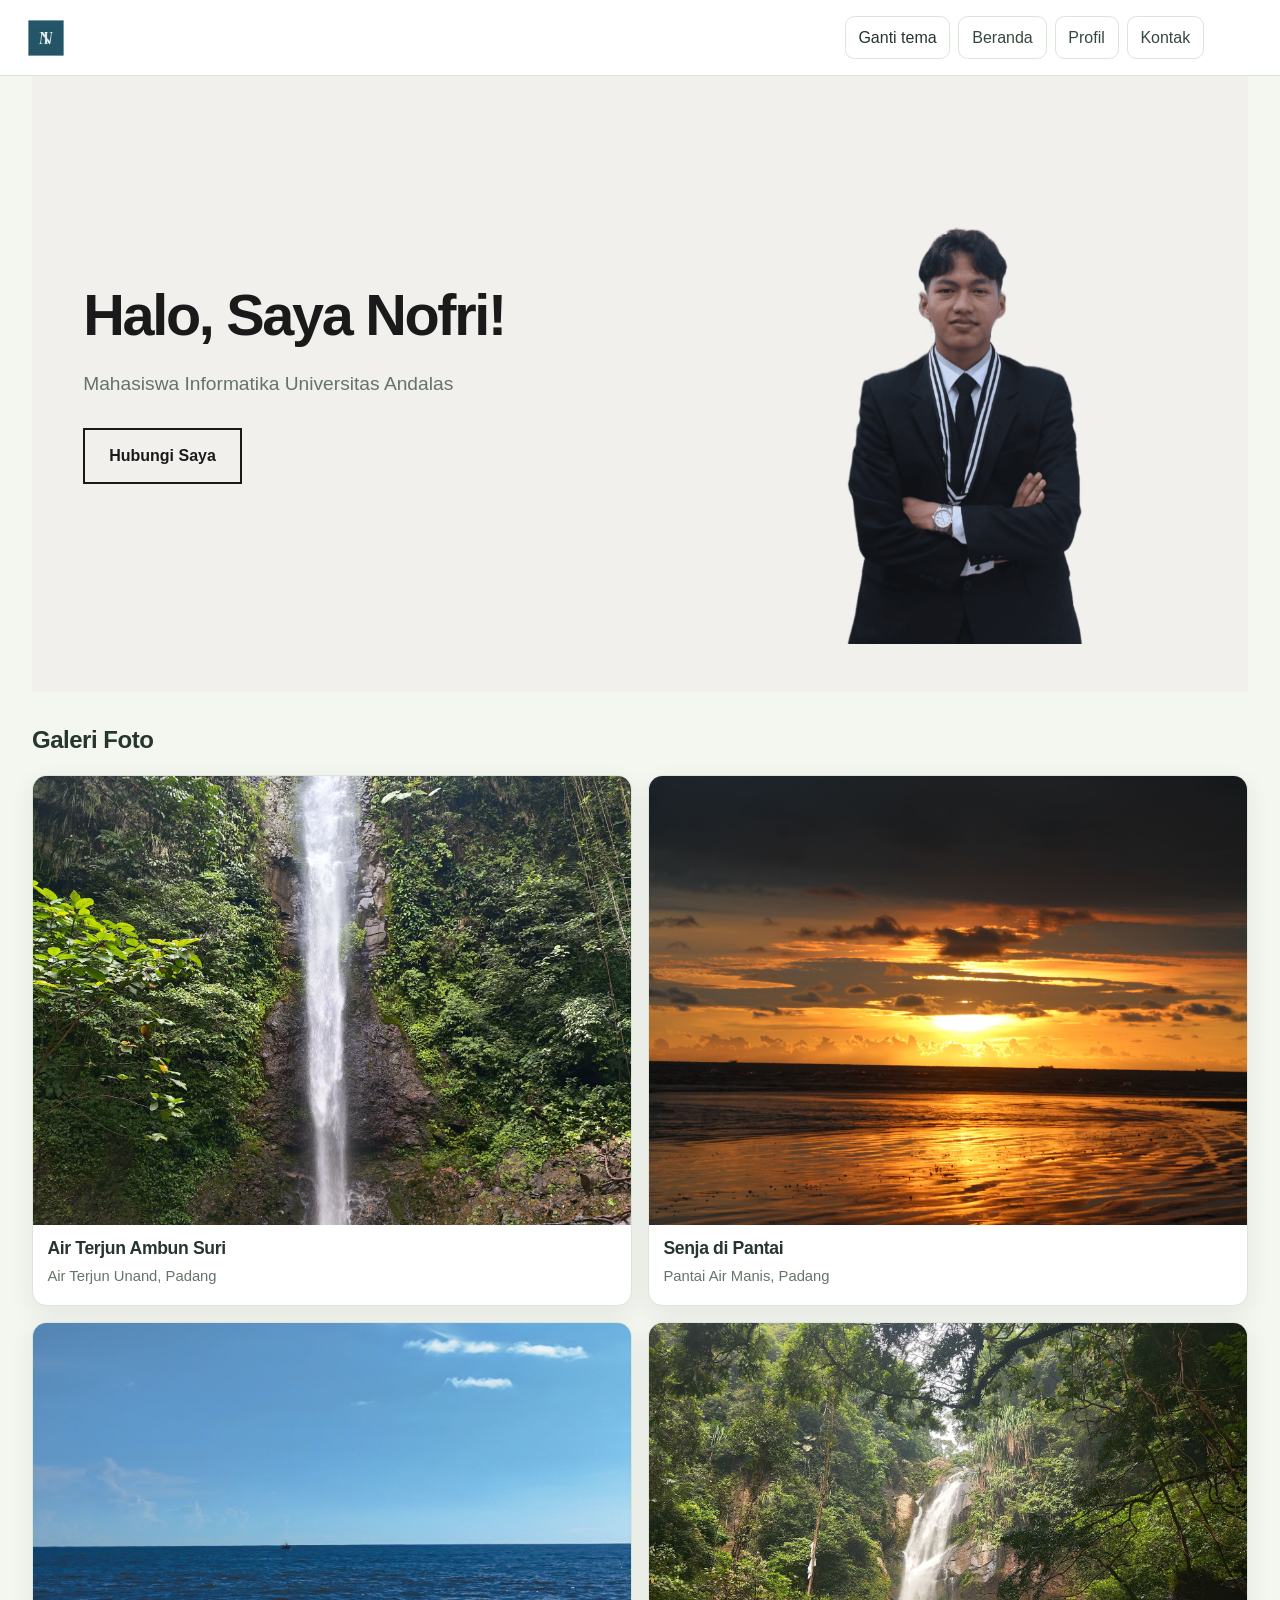
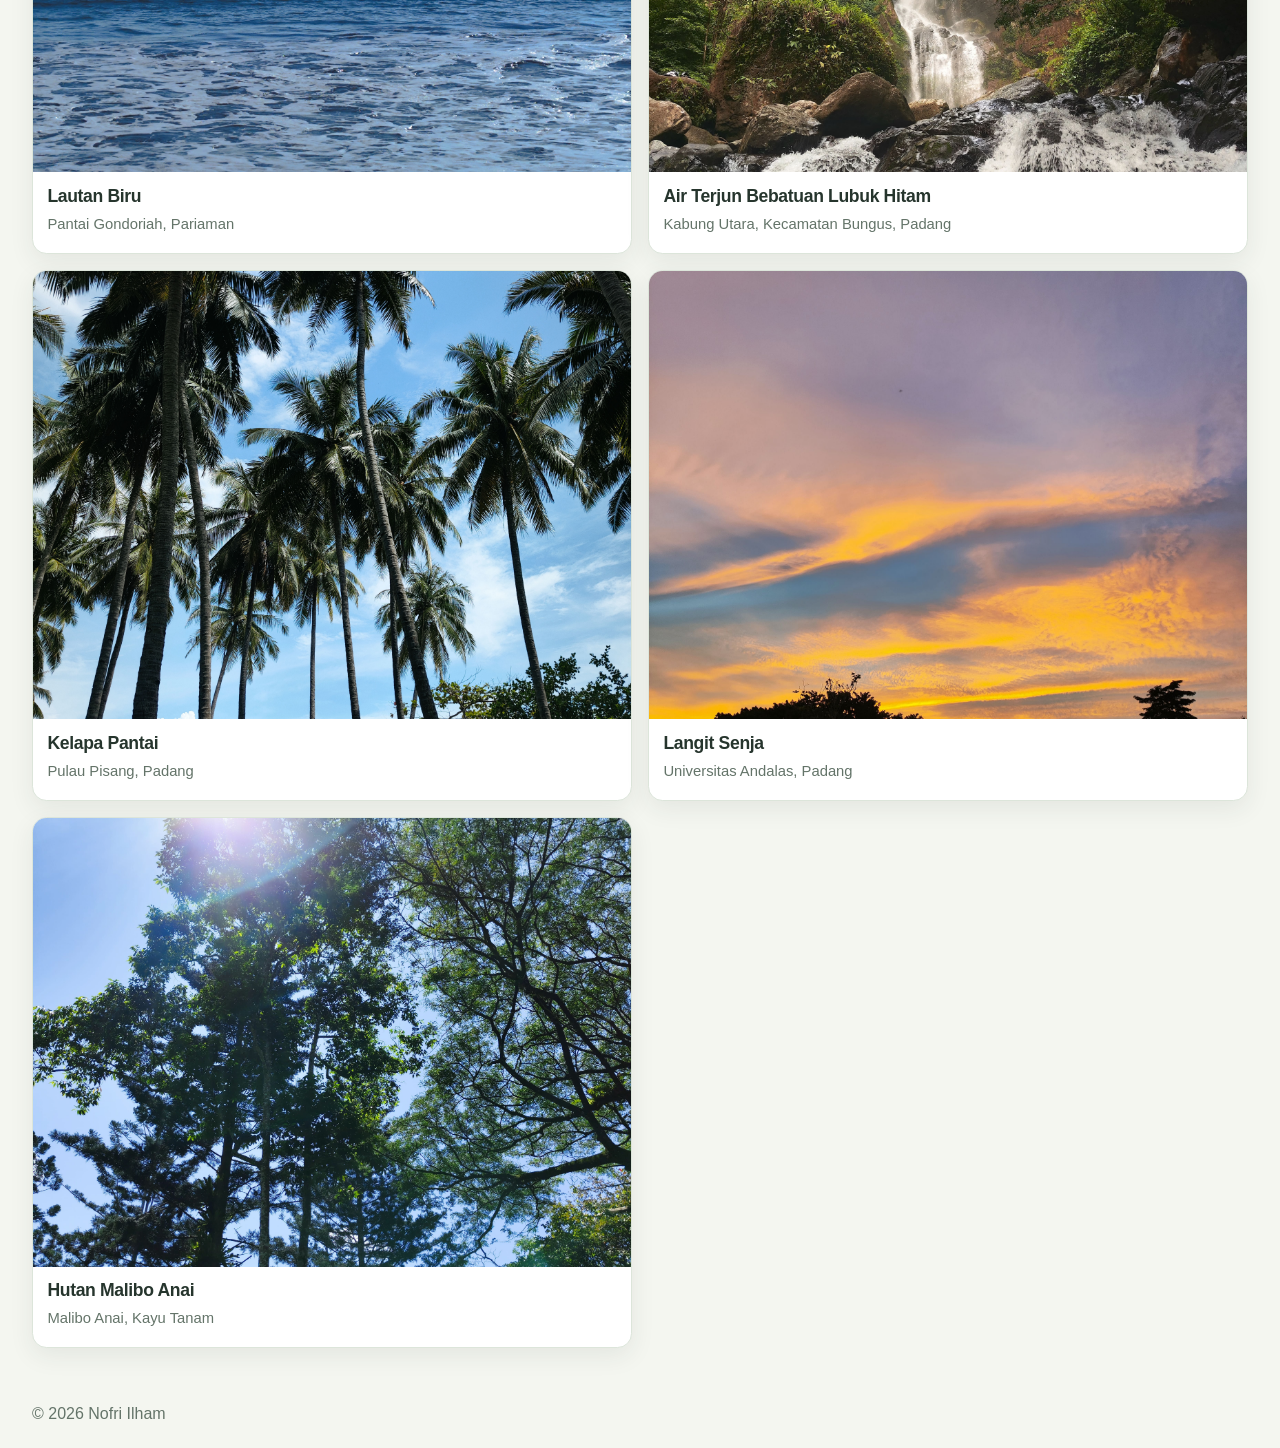
<file: index.html>
<!doctype html>
<html lang="id">
  <head>
    <meta charset="UTF-8" />
    <meta name="viewport" content="width=device-width, initial-scale=1" />
    <link rel="stylesheet" href="css/style.css" />
    <link rel="manifest" href="/manifest.json" />
    <meta name="theme-color" content="#1f5f7a" />
    <script type="module" src="js/main.js" defer></script>
    <title>Beranda</title>
  </head>

  <body>
    <header class="site-header">
      <nav aria-label="Navigasi utama">
        <button type="button" id="tombol-tema" aria-pressed="false">
          Ganti tema
        </button>
        <a href="index.html">Beranda</a>
        <a href="profil.html">Profil</a>
        <a href="kontak.html">Kontak</a>
      </nav>
      <a href="index.html" class="logo" aria-label="Beranda">
        <img src="icons/icon-512x512.png" alt="" />
      </a>
    </header>

    <main>
      <section class="kingg">
        <div class="kingg-text">
          <h1>Halo, Saya Nofri!</h1>
          <p>Mahasiswa Informatika Universitas Andalas</p>
          <a href="kontak.html" class="tombol-kontak"> Hubungi Saya </a>
        </div>

        <div class="kingg-foto">
          <img
            src="gambar/profil.webp"
            alt="Foto formal Nofri Ilham"
            width="400"
            height="533"
          />
        </div>
      </section>

      <section class="galeri" id="galeri-foto">
        <h2>Galeri Foto</h2>

        <p id="status-galeri" role="status"></p>

        <div id="daftar-foto"></div>
      </section>
    </main>

    <footer>
      <p>&copy; 2026 Nofri Ilham</p>
    </footer>
  </body>
</html>
</file>
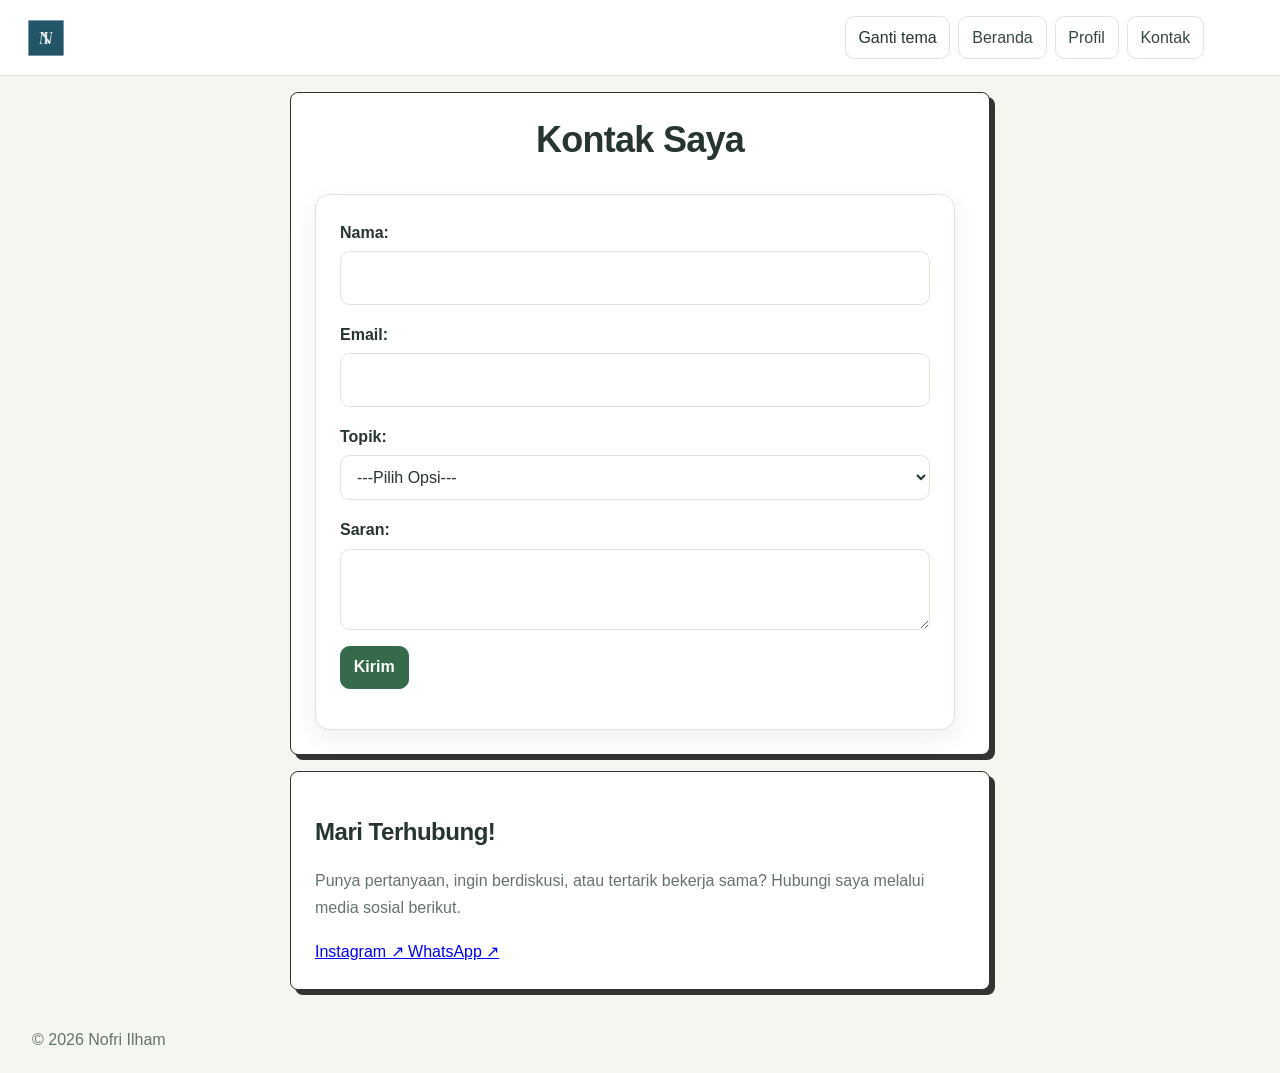
<file: kontak.html>
<!doctype html>
<html lang="id">
  <head>
    <meta charset="UTF-8" />
    <meta name="viewport" content="width=device-width, initial-scale=1" />
    <link rel="stylesheet" href="css/style.css" />
    <link rel="manifest" href="/manifest.json" />
    <meta name="theme-color" content="#1f5f7a" />
    <script type="module" src="js/main.js" defer></script>
    <title>Kontak</title>
  </head>

  <body>
    <header class="site-header">
      <nav aria-label="Navigasi utama">
        <button type="button" id="tombol-tema" aria-pressed="false">
          Ganti tema
        </button>
        <a href="index.html">Beranda</a>
        <a href="profil.html">Profil</a>
        <a href="kontak.html">Kontak</a>
      </nav>
      <a href="kontak.html" class="logo" aria-label="Beranda">
        <img src="icons/icon-512x512.png" alt="" />
      </a>
    </header>

    <main>
      <section class="kontak-saya">
        <h1>Kontak Saya</h1>
        <form novalidate>
          <p>
            <label for="nama">Nama:</label><br />
            <input
              type="text"
              id="nama"
              name="nama"
              required
              aria-describedby="error-nama"
            />
            <span class="error" id="error-nama" role="alert"></span>
          </p>
          <p>
            <label for="email">Email:</label><br />
            <input
              type="email"
              id="email"
              name="email"
              required
              aria-describedby="error-email"
            />
            <span class="error" id="error-email" role="alert"></span>
          </p>
          <p>
            <label for="topik">Topik:</label><br />
            <select
              id="topik"
              name="topik"
              required
              aria-describedby="error-topik"
            >
              <option value="">---Pilih Opsi---</option>
              <option value="pertanyaan">Pertanyaan</option>
              <option value="saran">Saran</option>
              <option value="kritik">Kritik</option>
            </select>
            <span class="error" id="error-topik" role="alert"></span>
          </p>

          <p>
            <label for="saran">Saran: </label><br />
            <textarea
              id="pesan"
              name="pesan"
              required
              aria-describedby="error-pesan"
            ></textarea>
            <span class="error" id="error-pesan" role="alert"></span>
          </p>

          <p>
            <button type="submit">Kirim</button>
          </p>
          <p id="status-form" role="status"></p>
        </form>
      </section>
      <section class="social-media">
        <h2>Mari Terhubung!</h2>

        <p>
          Punya pertanyaan, ingin berdiskusi, atau tertarik bekerja sama?
          Hubungi saya melalui media sosial berikut.
        </p>

        <div class="social-links">
          <a
            href="https://www.instagram.com/nfrilhm/"
            target="_blank"
            rel="noopener noreferrer"
            class="social-btn instagram"
          >
            Instagram ↗
          </a>

          <a
            href="https://wa.me/6283193093967"
            target="_blank"
            rel="noopener noreferrer"
            class="social-btn whatsapp"
          >
            WhatsApp ↗
          </a>
        </div>
      </section>
    </main>
    <footer>
      <p>&copy; 2026 Nofri Ilham</p>
    </footer>
  </body>
</html>
</file>
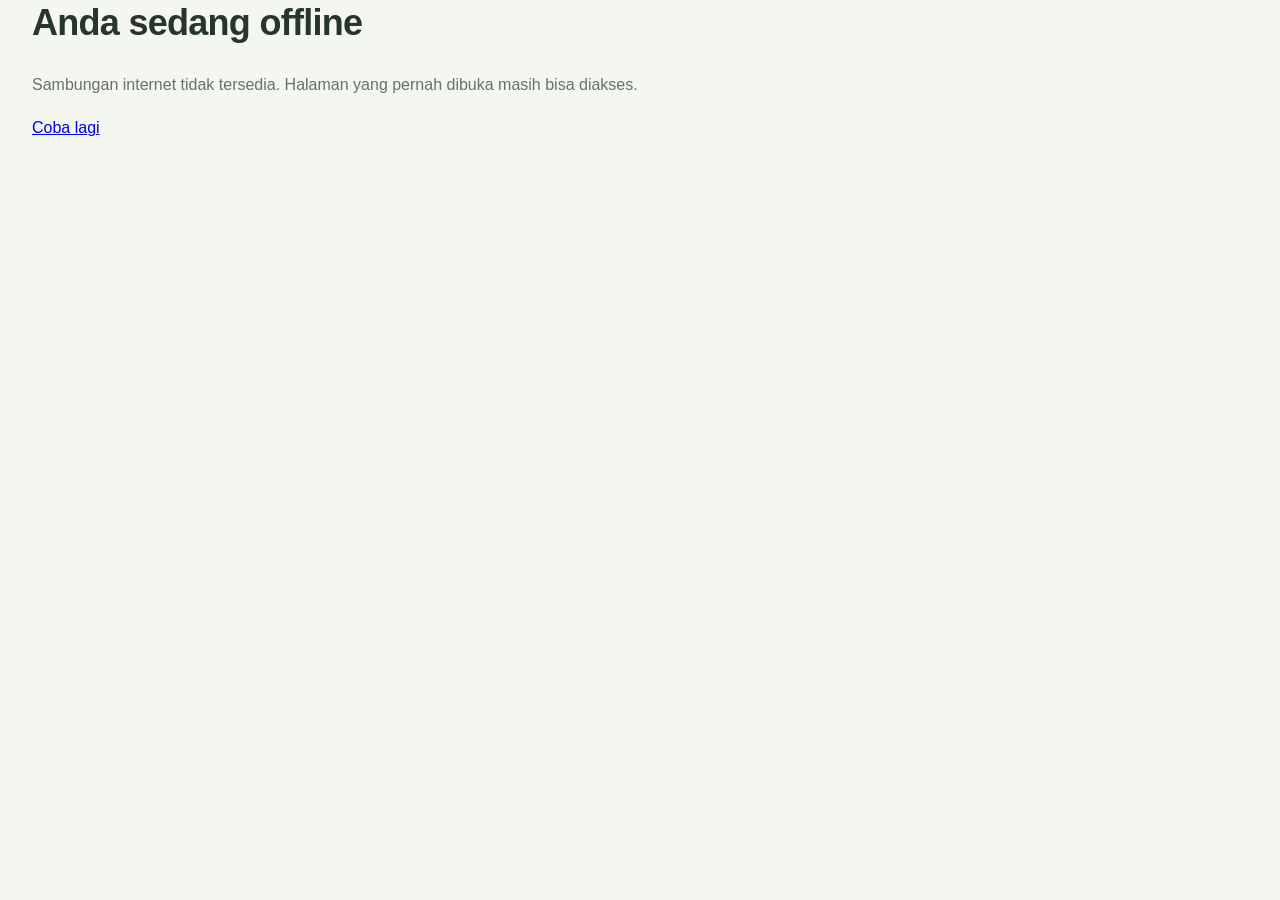
<file: offline.html>
<!doctype html>
<html lang="id">
  <head>
    <meta charset="UTF-8" />
    <meta name="viewport" content="width=device-width, initial-scale=1" />
    <link rel="stylesheet" href="/css/style.css" />
    <title>Offline</title>
  </head>
  <body>
    <main>
      <h1>Anda sedang offline</h1>
      <p>
        Sambungan internet tidak tersedia. Halaman yang pernah dibuka masih bisa
        diakses.
      </p>
      <a href="/index.html">Coba lagi</a>
    </main>
  </body>
</html>
</file>
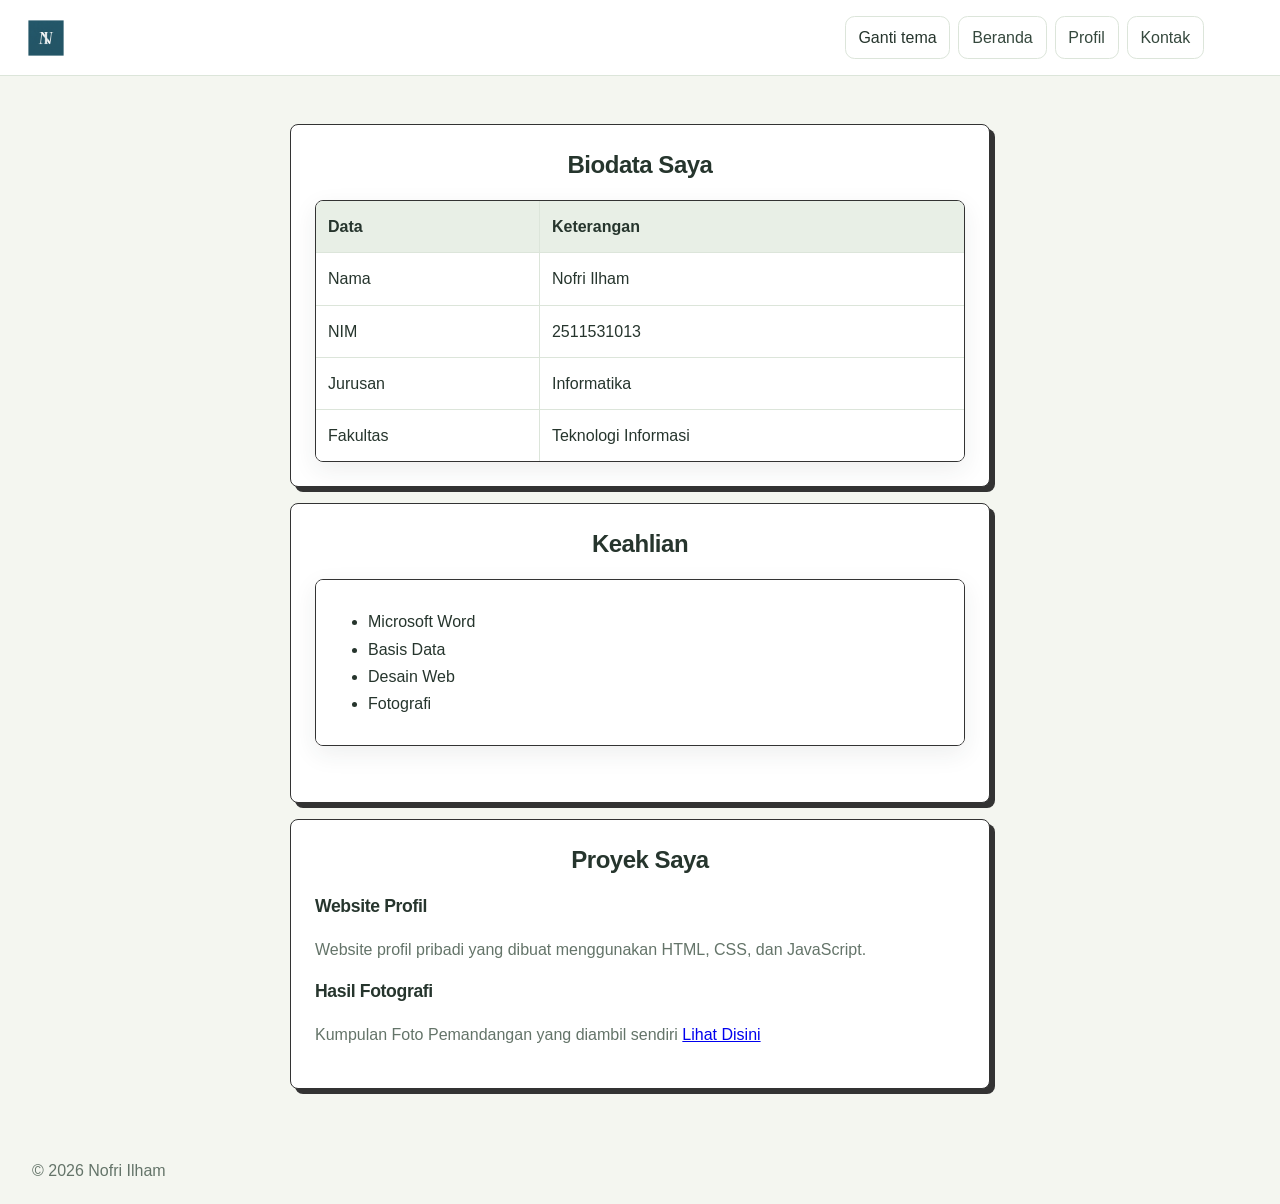
<file: profil.html>
<!doctype html>
<html lang="id">
  <head>
    <meta charset="UTF-8" />
    <meta name="viewport" content="width=device-width, initial-scale=1" />
    <link rel="stylesheet" href="css/style.css" />
    <link rel="manifest" href="/manifest.json" />
    <meta name="theme-color" content="#1f5f7a" />
    <script type="module" src="js/main.js" defer></script>
    <title>Profil</title>
  </head>

  <body>
    <header class="site-header">
      <nav aria-label="Navigasi utama">
        <button type="button" id="tombol-tema" aria-pressed="false">
          Ganti tema
        </button>
        <a href="index.html">Beranda</a>
        <a href="profil.html">Profil</a>
        <a href="kontak.html">Kontak</a>
      </nav>
      <a href="profil.html" class="logo" aria-label="Beranda">
        <img src="icons/icon-512x512.png" alt="" />
      </a>
    </header>

    <main class="profil-page">
      <section class="kartu-biodata">
        <h2>Biodata Saya</h2>
        <table>
          <thead>
            <tr>
              <th>Data</th>
              <th>Keterangan</th>
            </tr>
          </thead>
          <tbody>
            <tr>
              <td>Nama</td>
              <td>Nofri Ilham</td>
            </tr>
            <tr>
              <td>NIM</td>
              <td>2511531013</td>
            </tr>
            <tr>
              <td>Jurusan</td>
              <td>Informatika</td>
            </tr>
            <tr>
              <td>Fakultas</td>
              <td>Teknologi Informasi</td>
            </tr>
          </tbody>
        </table>
      </section>
      <section class="kartu-keahlian">
        <h2>Keahlian</h2>
        <table>
          <tr>
            <td>
              <ul>
                <li>Microsoft Word</li>
                <li>Basis Data</li>
                <li>Desain Web</li>
                <li>Fotografi</li>
              </ul>
            </td>
          </tr>
        </table>
      </section>
      <section class="kartu-proyek">
        <h2>Proyek Saya</h2>
        <div class="daftar-proyek">
          <h3>Website Profil</h3>
          <p>
            Website profil pribadi yang dibuat menggunakan HTML, CSS, dan
            JavaScript.
          </p>
          <h3>Hasil Fotografi</h3>
          <p>
            Kumpulan Foto Pemandangan yang diambil sendiri
            <a href="index.html#galeri-foto">Lihat Disini</a>
          </p>
        </div>
      </section>
    </main>
    <footer>
      <p>&copy; 2026 Nofri Ilham</p>
    </footer>
  </body>
</html>
</file>
<file: css/style.css>
:root {
  --latar: #f4f6f0;
  --permukaan: #ffffff;
  --teks: #26352d;
  --teks-menu: #35483d;
  --teks-sekunder: #647469;
  --garis: #dce5da;
  --hover-latar: #e8efe6;
  --hover-teks: #244b37;
  --utama: #356b4b;
  --utama-hover: #28553a;
  --fokus: #4b8060;
  --error: #b42332;
  --sukses: #28623c;
  --bayangan: 0 8px 24px rgba(38, 53, 45, 0.08);

  --kingg-latar: #f1f0ed;
  --kingg-teks: #1a1a1a;
}

body.gelap {
  --latar: #19221c;
  --permukaan: #232f27;
  --teks: #edf2e9;
  --teks-menu: #e0e9df;
  --teks-sekunder: #bac8b9;
  --garis: #3c4b3f;
  --hover-latar: #304234;
  --hover-teks: #ffffff;
  --utama: #8fbd98;
  --utama-hover: #a6cfae;
  --fokus: #a6cfae;
  --error: #ffaaa5;
  --sukses: #a9d5ad;
  --bayangan: 0 8px 24px rgba(0, 0, 0, 0.18);
  --kingg-latar: #232f27;
  --kingg-teks: #edf4ee;
}
*,
*::before,
*::after {
  box-sizing: border-box;
}

html {
  scroll-behavior: smooth;
}

body {
  margin: 0;
  font-family: Arial, Helvetica, sans-serif;
  font-size: 1rem;
  line-height: 1.7;
  color: var(--teks);
  background-color: var(--latar);
}

header,
main,
footer {
  width: 100%;
  margin-right: auto;
  margin-left: auto;
}

header {
  border-bottom: 1px solid var(--garis);
  background-color: var(--permukaan);
}

main {
  max-width: 90rem;
  padding: 0 2rem;
}

footer {
  max-width: 90rem;
  padding: 1.25rem 2rem;
}

footer p {
  margin: 0;
  color: var(--teks-sekunder);
}

h1,
h2,
h3 {
  line-height: 1.3;
  letter-spacing: -0.02em;
}

h1 {
  margin-top: 0;
  font-size: clamp(1.75rem, 4vw, 2.25rem);
}

h2 {
  font-size: 1.5rem;
}

h3 {
  font-size: 1.1rem;
}

p {
  color: var(--teks-sekunder);
}

img {
  display: block;
  max-width: 100%;
  height: auto;
}

nav {
  display: flex;
  flex-wrap: wrap;
  justify-content: flex-end;
  align-items: center;
  gap: 0.5rem;
  padding: 0.85rem 1rem;
}

nav a,
button {
  display: inline-block;
  padding: 0.55rem 0.8rem;
  border: 1px solid var(--garis);
  border-radius: 0.6rem;
  background-color: transparent;
  color: var(--teks-menu);
  font: inherit;
  line-height: 1.5;
  text-decoration: none;
  cursor: pointer;
  transition:
    background-color 0.2s,
    color 0.2s;
}

nav a:hover,
button:hover {
  color: var(--hover-teks);
  background-color: var(--hover-latar);
}

nav a[aria-current="page"] {
  font-weight: 700;
}

#tombol-tema {
  color: var(--teks);
}

a:focus-visible,
button:focus-visible,
input:focus-visible,
select:focus-visible,
textarea:focus-visible {
  outline: 2px solid var(--fokus);
  outline-offset: 3px;
}

main .kingg {
  display: grid;
  grid-template-columns: minmax(0, 1fr) minmax(0, 1fr);
  align-items: center;
  gap: clamp(2rem, 5vw, 5rem);
  width: 100%;
  min-height: 580px;
  margin: 0 auto;
  padding: 3rem clamp(1.5rem, 4vw, 4rem);
  background-color: var(--kingg-latar);
  color: var(--kingg-teks);
}

.kingg-text {
  grid-column: 1;
  grid-row: 1;
  min-width: 0;
}

.kingg-text h1 {
  margin: 0 0 1.25rem;
  color: var(--kingg-teks);
  font-size: clamp(2.5rem, 4.5vw, 4.5rem);
  line-height: 1.1;
  letter-spacing: -0.04em;
}

.kingg-text p {
  margin: 0 0 1.75rem;
  color: var(--teks-sekunder);
  font-size: clamp(1rem, 1.5vw, 1.2rem);
  line-height: 1.7;
}

.tombol-kontak {
  display: inline-block;
  padding: 0.75rem 1.5rem;
  border: 2px solid var(--kingg-teks);
  border-radius: 0;
  color: var(--kingg-teks);
  font-weight: 600;
  text-decoration: none;
  transition:
    background-color 0.2s,
    color 0.2s;
}

.tombol-kontak:hover {
  background-color: var(--utama);
  color: #ffffff;
  border-color: var(--utama);
}

.tombol-kontak:focus-visible {
  outline: 3px solid var(--fokus);
  outline-offset: 4px;
}

.kingg-foto {
  grid-column: 2;
  grid-row: 1;
  display: flex;
  align-items: center;
  justify-content: flex-end;
  min-width: 0;
  height: 100%;
}

.kingg-foto img {
  display: block;
  width: 100%;
  max-width: 460px;
  max-height: 520px;
  height: auto;
  object-fit: contain;
  object-position: center bottom;
  border-radius: 0;
}

.galeri {
  padding: 2rem 0;
}

.galeri h2 {
  margin-top: 0;
  color: var(--teks);
}

#status-galeri {
  color: var(--teks-sekunder);
}

#daftar-foto {
  display: grid;
  grid-template-columns: repeat(2, minmax(0, 1fr));
  gap: 1rem;
  margin-top: 1.25rem;
}

#daftar-foto article {
  min-width: 0;
  overflow: hidden;
  border: 1px solid var(--garis);
  border-radius: 0.9rem;
  background-color: var(--permukaan);
  box-shadow: var(--bayangan);
  transition:
    transform 0.2s,
    box-shadow 0.2s;
}

#daftar-foto article:hover {
  transform: translateY(-3px);
  box-shadow: 0 12px 28px rgba(31, 61, 44, 0.13);
}

#daftar-foto img {
  width: 100%;
  aspect-ratio: 4 / 3;
  object-fit: cover;
  border-radius: 0;
}

#daftar-foto h3 {
  margin: 0;
  padding: 0.8rem 0.9rem 0;
  color: var(--teks);
}

#daftar-foto p {
  margin: 0;
  padding: 0.25rem 0.9rem 1rem;
  font-size: 0.925rem;
}

table {
  width: 100%;
  margin: 1.25rem 0 2rem;
  border: 1px solid var(--garis);
  border-collapse: separate;
  border-spacing: 0;
  border-radius: 0.75rem;
  overflow: hidden;
  background-color: var(--permukaan);
  box-shadow: var(--bayangan);
}

caption {
  padding: 0 0 0.15rem;
  text-align: center;
  color: var(--teks);
}

th,
td {
  padding: 0.75rem;
  border-right: 1px solid var(--garis);
  border-bottom: 1px solid var(--garis);
  text-align: left;
  overflow-wrap: anywhere;
}

thead th {
  background-color: var(--hover-latar);
  color: var(--teks);
}

tbody th {
  width: 44%;
  background-color: var(--hover-latar);
  color: var(--teks);
}

tbody td {
  background-color: var(--permukaan);
  color: var(--teks);
}

th:last-child,
td:last-child {
  border-right: 0;
}

tbody tr:last-child th,
tbody tr:last-child td {
  border-bottom: 0;
}

tbody tr:last-child td {
  border-bottom: 0;
}

form {
  width: 100%;
  max-width: 40rem;
  padding: clamp(1rem, 4vw, 1.5rem);
  border: 1px solid var(--garis);
  border-radius: 0.9rem;
  background-color: var(--permukaan);
  box-shadow: var(--bayangan);
}

form p {
  margin: 0 0 1rem;
}

form label {
  display: inline-block;
  margin-bottom: 0.35rem;
  color: var(--teks);
  font-weight: 600;
}

input,
select,
textarea {
  display: block;
  width: 100%;
  min-width: 0;
  padding: 0.75rem;
  border: 1px solid var(--garis);
  border-radius: 0.6rem;
  background-color: var(--permukaan);
  color: var(--teks);
  font: inherit;
}

textarea {
  resize: vertical;
}

form button[type="submit"] {
  border-color: var(--utama);
  background-color: var(--utama);
  color: #ffffff;
  font-weight: 700;
}

form button[type="submit"]:hover {
  border-color: var(--utama-hover);
  background-color: var(--utama-hover);
  color: #ffffff;
}

.error {
  display: block;
  margin-top: 0.25rem;
  color: var(--error);
  font-size: 0.875rem;
  font-weight: 700;
}

.error:empty {
  display: none;
}

.invalid {
  border-color: var(--error);
}

#status-form {
  color: var(--sukses);
  font-weight: 700;
}

body.gelap form button[type="submit"] {
  color: #14251a;
}

body.gelap form button[type="submit"]:hover {
  color: #14251a;
}

body.gelap #tombol-tema {
  background-color: var(--permukaan);
  color: var(--teks);
}

body.gelap .error {
  color: var(--error);
}

@media (max-width: 900px) {
  main .kingg {
    gap: 2rem;
    min-height: 480px;
    padding: 2.5rem;
  }

  .kingg-text h1 {
    font-size: clamp(2.2rem, 5vw, 3.5rem);
  }

  .kingg-foto img {
    max-width: 380px;
    max-height: 460px;
  }
}
@media (max-width: 768px) {
  main {
    padding: 0 1rem;
  }

  main .kingg {
    grid-template-columns: minmax(0, 1fr);
    gap: 1.75rem;
    min-height: auto;
    padding: 2rem 1.25rem;
  }

  .kingg-text {
    grid-column: 1;
    grid-row: 1;
    text-align: center;
  }

  .kingg-text h1 {
    font-size: clamp(2rem, 8vw, 3rem);
  }

  .kingg-foto {
    grid-column: 1;
    grid-row: 2;
    justify-content: flex-end;
  }

  .kingg-foto img {
    width: 100%;
    max-width: 320px;
    max-height: 400px;
  }

  .galeri {
    padding: 1.75rem 0;
  }
}
@media (max-width: 480px) {
  nav {
    gap: 0.2rem;
    padding: 0.75rem 0.35rem;
  }

  nav a,
  #tombol-tema {
    padding: 0.45rem 0.5rem;
    font-size: 0.875rem;
  }

  main {
    padding: 0 0.75rem;
  }

  main .kingg {
    padding: 1.75rem 1rem;
  }

  #daftar-foto {
    grid-template-columns: minmax(0, 1fr);
  }

  th,
  td {
    padding: 0.6rem;
  }

  footer {
    padding: 1rem;
  }
}

.site-header {
  position: relative;
  display: flex;
  align-items: center;
  justify-content: flex-end;
  width: 100%;
  max-width: none;
  min-height: 76px;
  padding: 12px 76px;
  border-bottom: 1px solid var(--garis);
  background-color: var(--permukaan);
}

.site-header nav {
  display: flex;
  justify-content: flex-end;
  align-items: center;
  flex-wrap: wrap;
  gap: 8px;
  padding: 0;
}

.logo {
  position: absolute;
  top: 50%;
  left: 24px;
  display: block;
  width: 44px;
  height: 44px;
  padding: 0;
  border: none;
  border-radius: 8px;
  overflow: hidden;
  transform: translateY(-50%);
}

.logo img {
  display: block;
  width: 100%;
  height: 100%;
  object-fit: cover;
  border-radius: 8px;
}

.logo:hover {
  opacity: 0.85;
}

@media (max-width: 600px) {
  .site-header {
    justify-content: flex-end;
    padding: 12px 48px 12px 8px;
  }

  .site-header nav {
    justify-content: flex-end;
    flex-wrap: nowrap;
    gap: 4px;
    min-width: 0;
    transform: none;
  }

  .site-header nav a,
  .site-header nav button {
    flex-shrink: 0;
    padding: 7px 6px;
    font-size: 0.75rem;
    white-space: nowrap;
  }

  .site-header .logo {
    right: 6px;
    width: 30px;
    height: 30px;
  }
}

/* Tampilan halaman profil */
.profil-page {
  padding-top: 1rem;
  padding-bottom: 1rem;
}

.profil-page table {
  border: 1px solid #333;
  border-radius: 8px;
}

.profil-page caption {
  padding-bottom: 0.5rem;
}

.profil-page tbody th {
  width: 40%;
}

@media (max-width: 600px) {
  .profil-page table {
    font-size: 0.9rem;
  }
}

.profil-page {
  padding-top: 2rem;
  padding-bottom: 2rem;
}

.kartu-biodata {
  max-width: 700px;
  margin: 1rem auto 1rem;
  padding: 1.5rem;
  border: 1px solid #333;
  border-radius: 8px;
  background-color: var(--permukaan);
  box-shadow: 5px 5px 0 #333;
}

.kartu-biodata h2 {
  margin-top: 0;
  text-align: center;
}

.kartu-biodata table {
  margin-bottom: 0;
}
.kartu-keahlian {
  max-width: 700px;
  margin: 1rem auto 1rem;
  padding: 1.5rem;
  border: 1px solid #333;
  border-radius: 8px;
  background-color: var(--permukaan);
  box-shadow: 5px 5px 0 #333;
}

.kartu-keahlian h2 {
  margin-top: 0;
  text-align: center;
}

.kartu-proyek {
  max-width: 700px;
  margin: 1rem auto 1rem;
  padding: 1.5rem;
  border: 1px solid #333;
  border-radius: 8px;
  background-color: var(--permukaan);
  box-shadow: 5px 5px 0 #333;
}

.kartu-proyek h2 {
  margin-top: 0;
  text-align: center;
}

.kontak-saya {
  max-width: 700px;
  margin: 1rem auto 1rem;
  padding: 1.5rem;
  border: 1px solid #333;
  border-radius: 8px;
  background-color: var(--permukaan);
  box-shadow: 5px 5px 0 #333;
}

.kontak-saya h1 {
  margin-top: 0;
  text-align: center;
}

.social-media {
  max-width: 700px;
  margin: 1rem auto 1rem;
  padding: 1.5rem;
  border: 1px solid #333;
  border-radius: 8px;
  background-color: var(--permukaan);
  box-shadow: 5px 5px 0 #333;
}

.sosial-media h2 {
  margin-top: 0;
  text-align: center;
}

@media (max-width: 600px) {
  .kartu-biodata {
    padding: 1rem;
  }
}
</file>
